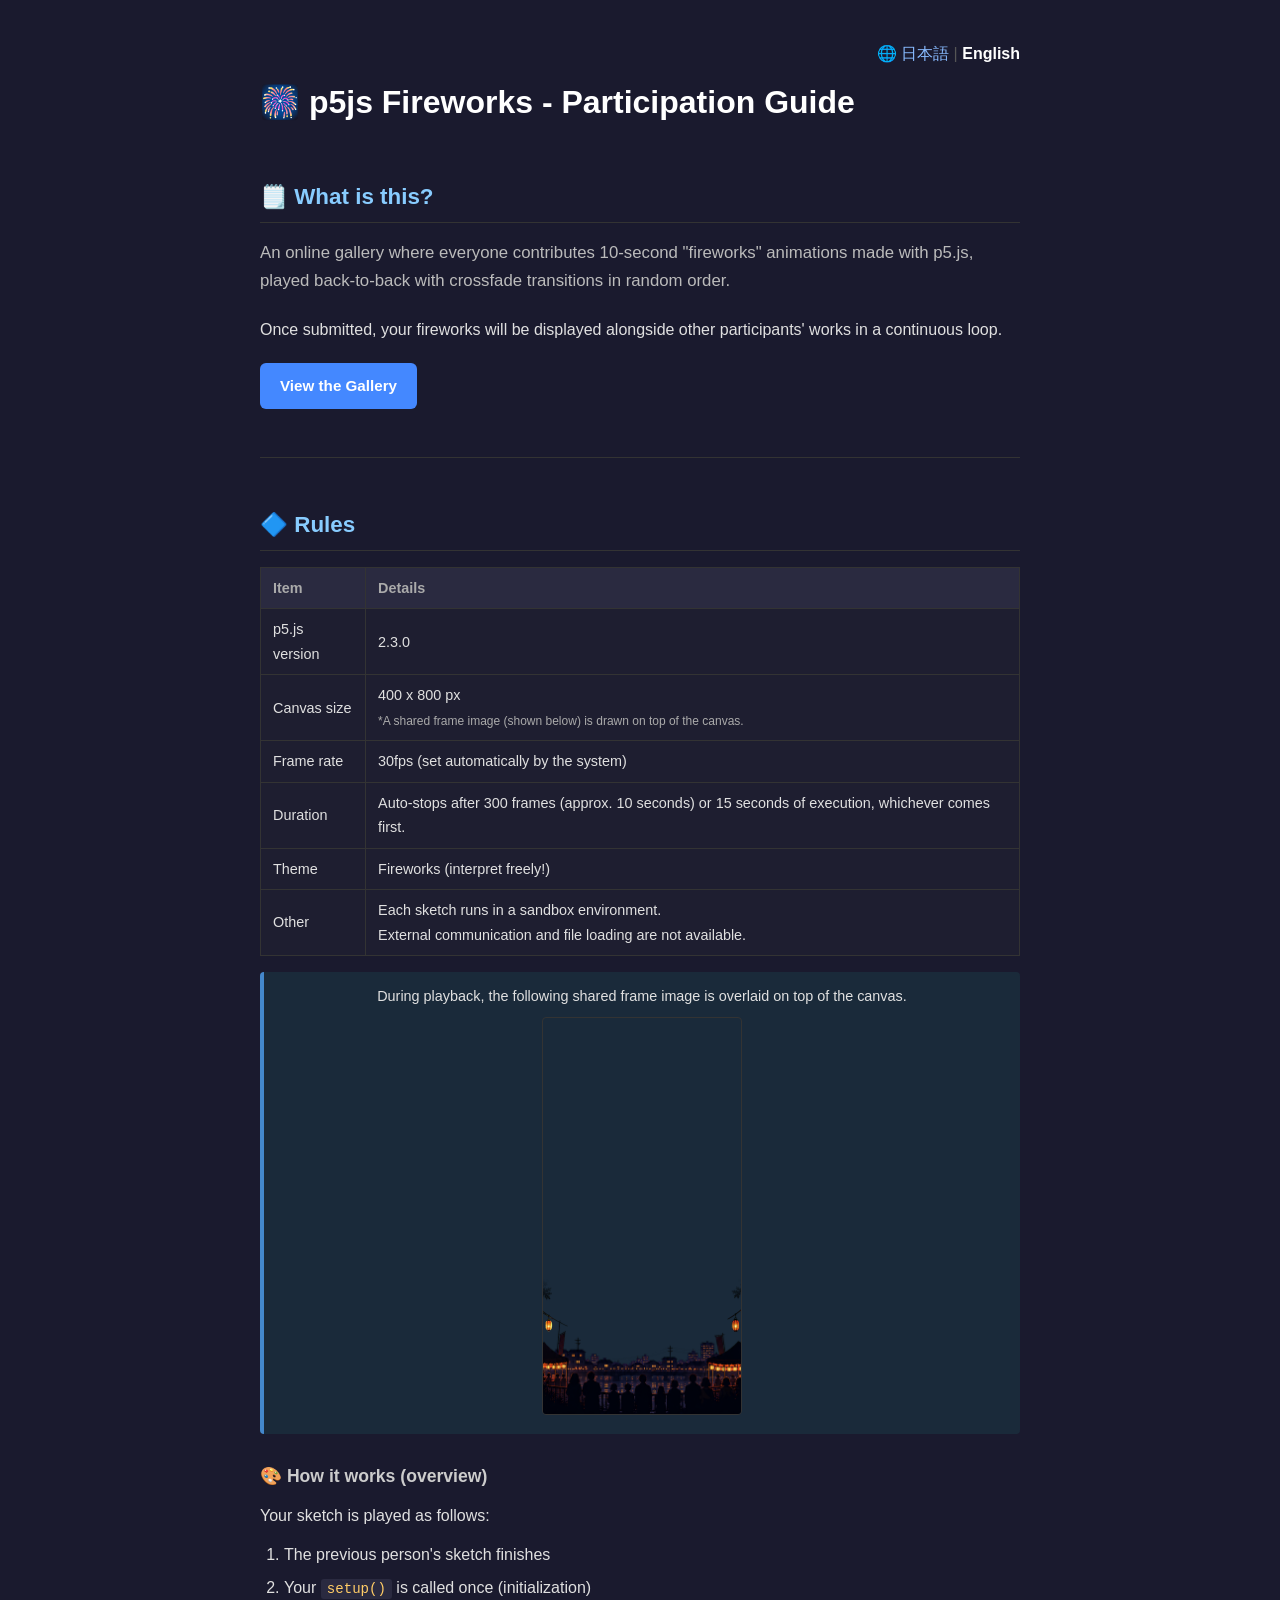
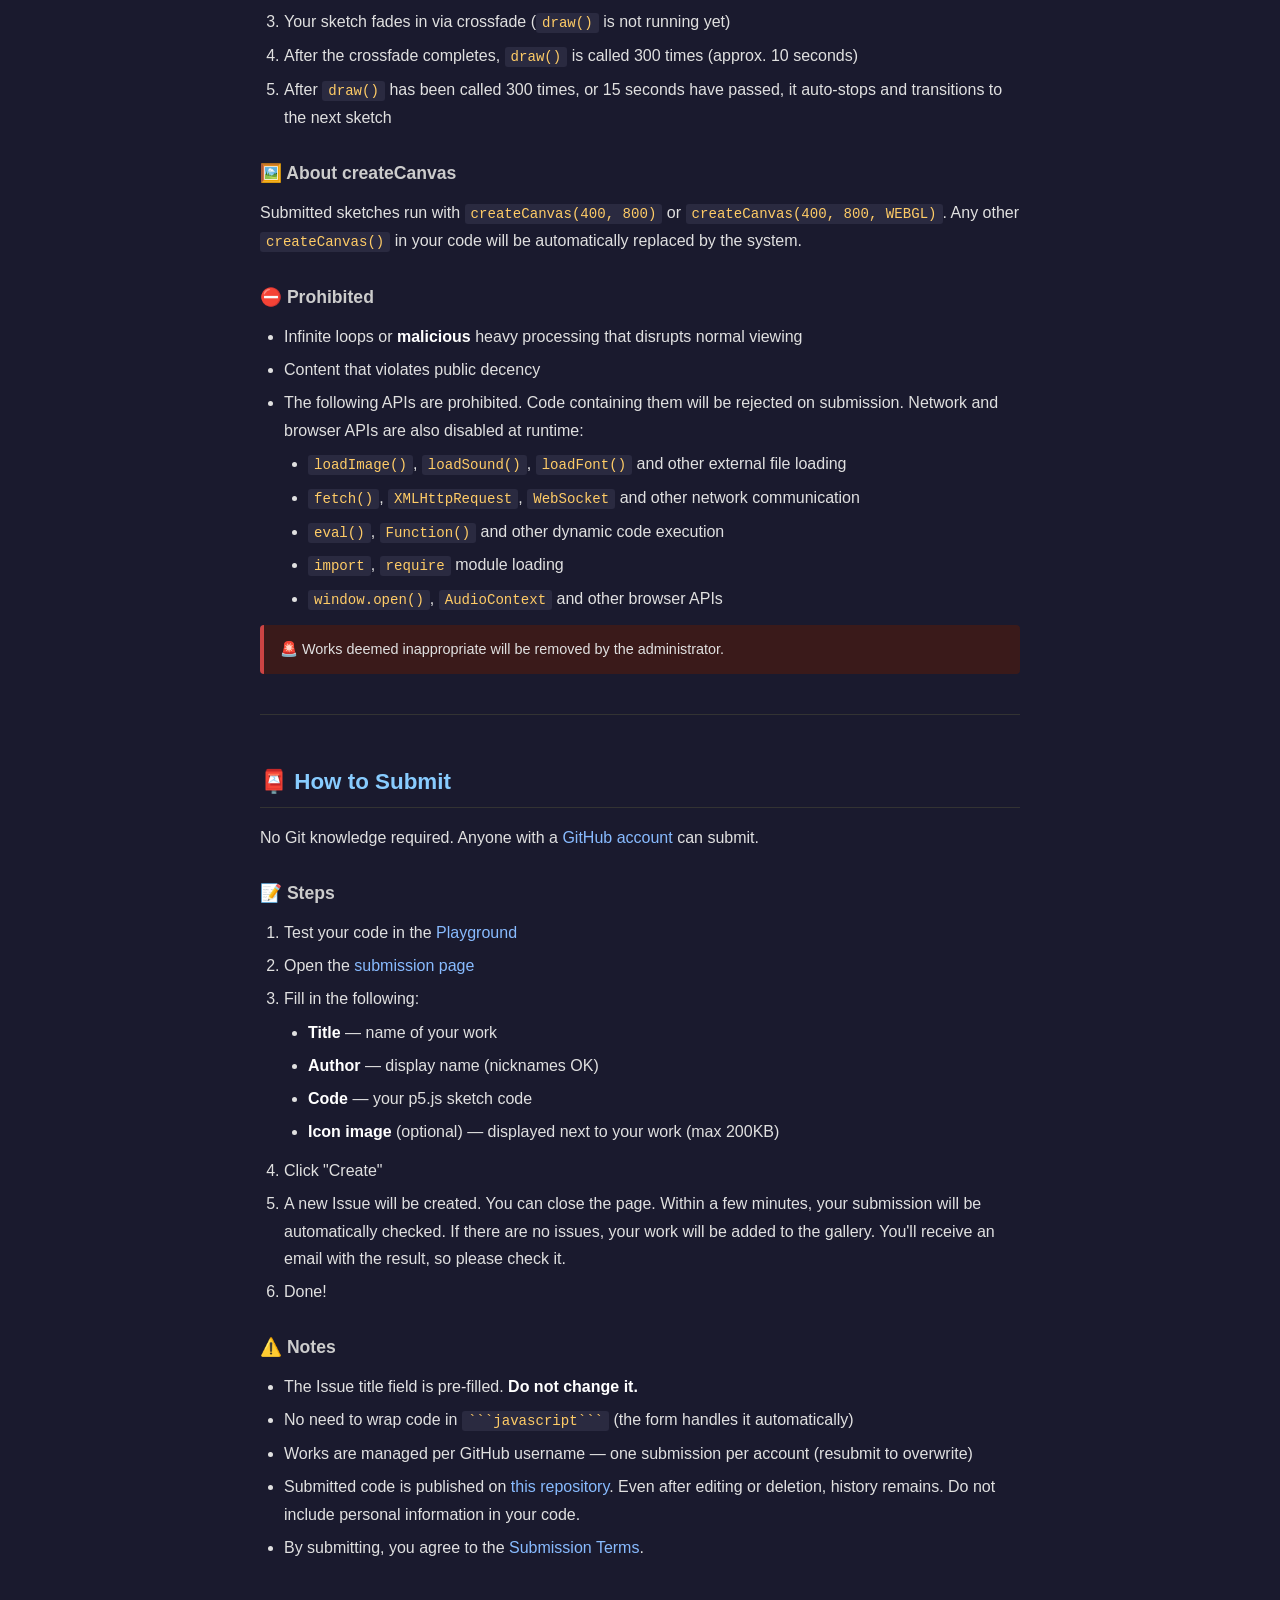
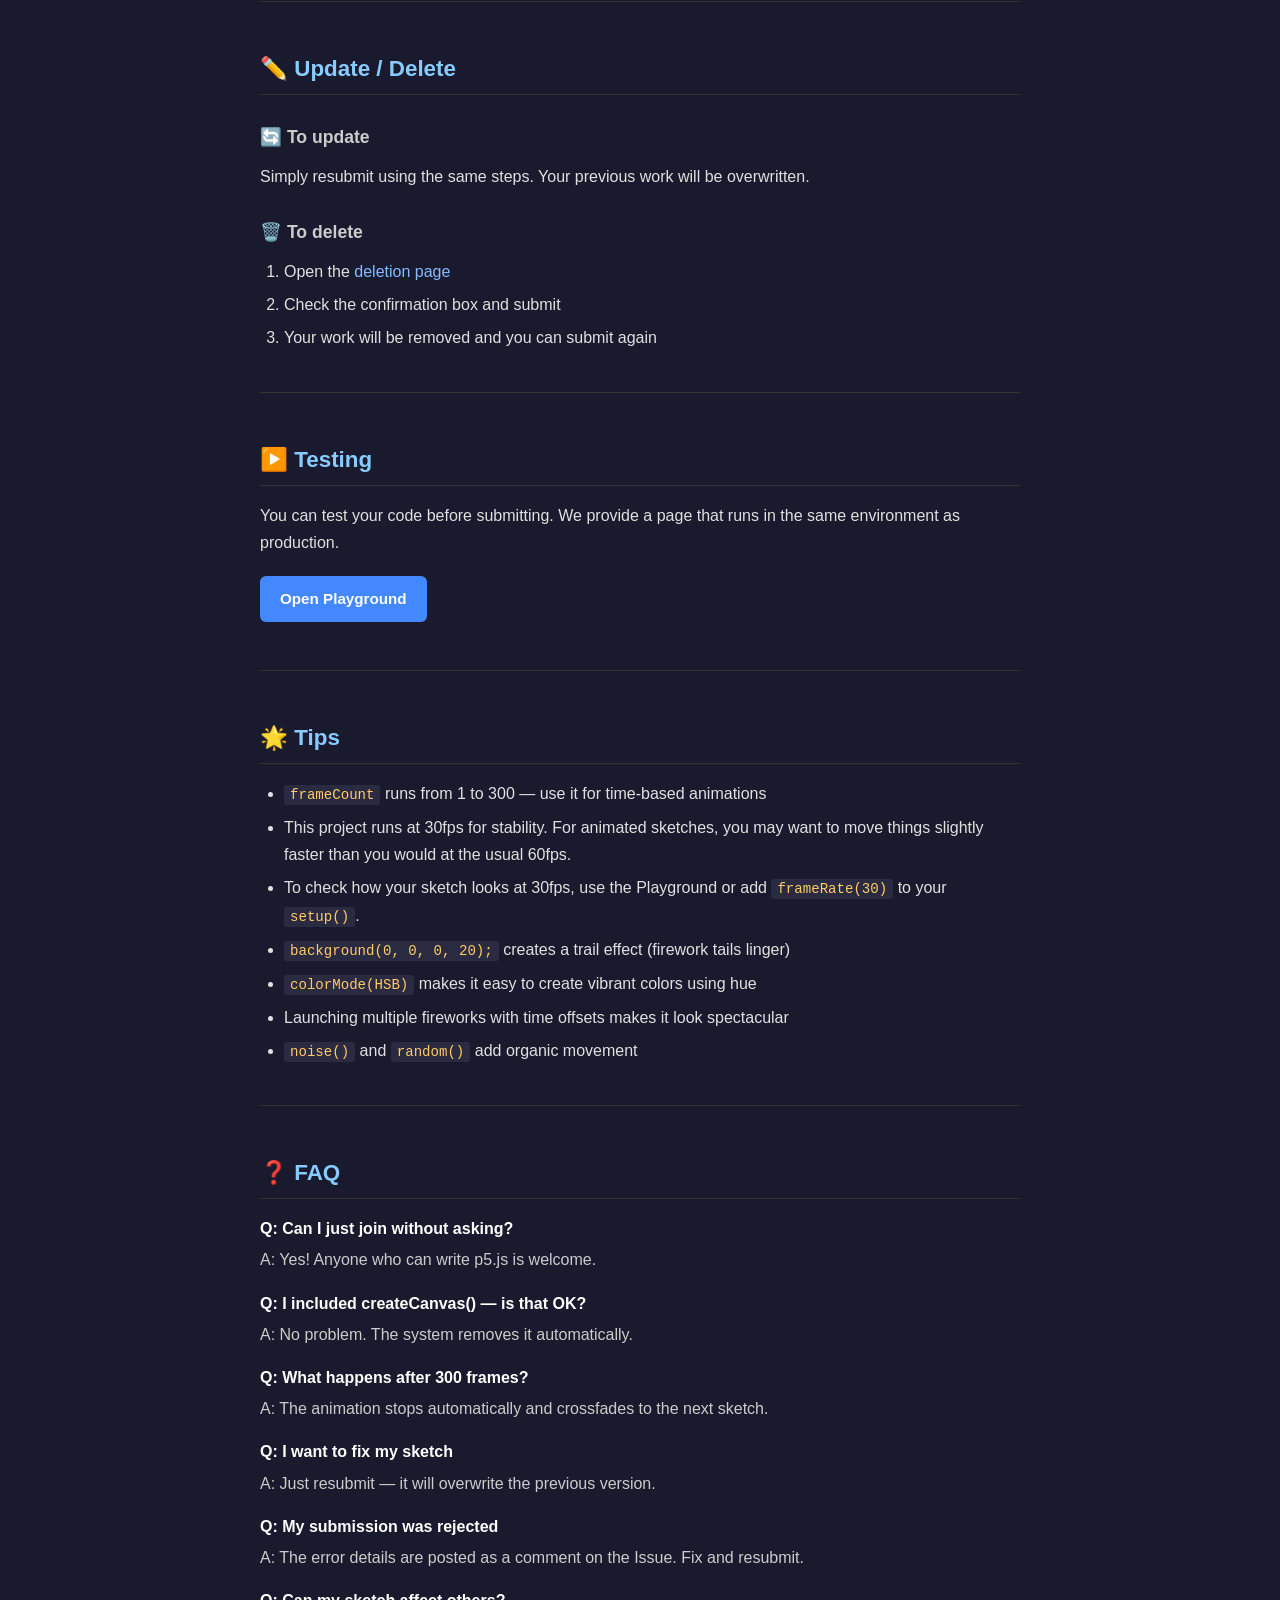
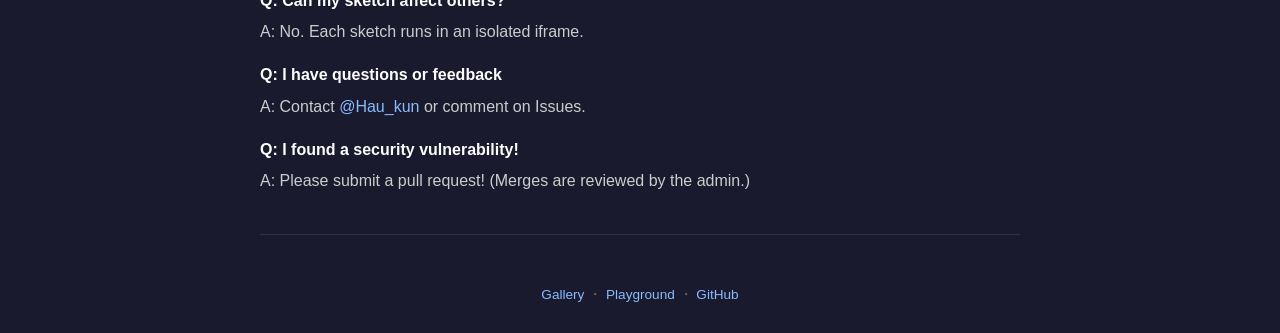
<file: docs/guide-en.html>
<!DOCTYPE html>
<html lang="en">
<head>
  <meta charset="utf-8">
  <meta name="viewport" content="width=device-width, initial-scale=1.0">
  <title>p5js Fireworks - Participation Guide</title>
  <style>
    * { box-sizing: border-box; margin: 0; padding: 0; }
    body {
      font-family: -apple-system, BlinkMacSystemFont, 'Segoe UI', 'Helvetica Neue', sans-serif;
      background: #1a1a2e;
      color: #e0e0e0;
      line-height: 1.7;
      padding: 40px 20px;
    }
    .container {
      max-width: 760px;
      margin: 0 auto;
    }
    h1 {
      font-size: 2rem;
      color: #fff;
      margin-bottom: 8px;
    }
    h2 {
      font-size: 1.4rem;
      color: #88ccff;
      margin-top: 48px;
      margin-bottom: 16px;
      padding-bottom: 6px;
      border-bottom: 1px solid #333;
    }
    h3 {
      font-size: 1.1rem;
      color: #ccc;
      margin-top: 28px;
      margin-bottom: 10px;
    }
    p {
      margin-bottom: 12px;
    }
    a {
      color: #88bbff;
      text-decoration: none;
    }
    a:hover {
      text-decoration: underline;
    }
    .lead {
      font-size: 1.05rem;
      color: #bbb;
      margin-bottom: 20px;
    }
    table {
      width: 100%;
      border-collapse: collapse;
      margin-bottom: 16px;
      font-size: 0.9rem;
    }
    th, td {
      border: 1px solid #333;
      padding: 8px 12px;
      text-align: left;
    }
    th {
      background: #2a2a40;
      color: #aaa;
      font-weight: 600;
    }
    td {
      background: #1e1e30;
    }
    ol, ul {
      margin-left: 24px;
      margin-bottom: 12px;
    }
    li {
      margin-bottom: 6px;
    }
    ul.nested {
      margin-top: 6px;
      list-style: disc;
    }
    code {
      background: #2a2a40;
      padding: 2px 6px;
      border-radius: 3px;
      font-family: 'Fira Code', 'Consolas', monospace;
      font-size: 0.88em;
      color: #ffcc66;
    }
    pre {
      background: #16162a;
      border: 1px solid #333;
      border-radius: 8px;
      padding: 16px;
      overflow-x: auto;
      margin-bottom: 16px;
      font-family: 'Fira Code', 'Consolas', monospace;
      font-size: 0.85rem;
      line-height: 1.5;
      color: #e8e8e8;
    }
    .warning {
      background: #3a1a1a;
      border-left: 4px solid #cc4444;
      padding: 12px 16px;
      border-radius: 4px;
      margin-bottom: 16px;
      font-size: 0.9rem;
    }
    .note {
      background: #1a2a3a;
      border-left: 4px solid #4488cc;
      padding: 12px 16px;
      border-radius: 4px;
      margin-bottom: 16px;
      font-size: 0.9rem;
    }
    .faq-item {
      margin-bottom: 16px;
    }
    .faq-q {
      font-weight: 700;
      color: #fff;
      margin-bottom: 4px;
    }
    .faq-a {
      color: #ccc;
    }
    .btn-link {
      display: inline-block;
      background: #4488ff;
      color: #fff;
      padding: 10px 20px;
      border-radius: 6px;
      font-weight: 600;
      font-size: 0.95rem;
      margin: 8px 8px 8px 0;
      transition: background 0.15s;
    }
    .btn-link:hover {
      background: #5599ff;
      text-decoration: none;
    }
    .btn-link.secondary {
      background: #444;
    }
    .btn-link.secondary:hover {
      background: #555;
    }
    hr {
      border: none;
      border-top: 1px solid #333;
      margin: 40px 0;
    }
    strong {
      color: #fff;
    }
    footer {
      margin-top: 48px;
      text-align: center;
      font-size: 0.85rem;
      color: #666;
    }
  </style>
</head>
<body>
  <div class="container">

    <div style="text-align: right; margin-bottom: 8px;">
      <span style="color: #888;">🌐</span>
      <a href="guide.html">日本語</a>
      <span style="color: #555;">|</span>
      <strong style="color: #fff;">English</strong>
    </div>

    <h1>🎆 p5js Fireworks - Participation Guide</h1>

    <!-- What is this? -->
    <h2>🗒️ What is this?</h2>
    <p class="lead">An online gallery where everyone contributes 10-second "fireworks" animations made with p5.js, played back-to-back with crossfade transitions in random order.</p>
    <p>Once submitted, your fireworks will be displayed alongside other participants' works in a continuous loop.</p>
    <p><a href="https://haukun.github.io/p5js-baton-fireworks/" class="btn-link">View the Gallery</a></p>

    <hr>

    <!-- Rules -->
    <h2>🔷 Rules</h2>
    <table>
      <tr><th>Item</th><th>Details</th></tr>
      <tr><td>p5.js version</td><td>2.3.0</td></tr>
      <tr><td>Canvas size</td><td>400 x 800 px<br><small style="color:#aaa;">*A shared frame image (shown below) is drawn on top of the canvas.</small></td></tr>
      <tr><td>Frame rate</td><td>30fps (set automatically by the system)</td></tr>
      <tr><td>Duration</td><td>Auto-stops after 300 frames (approx. 10 seconds) or 15 seconds of execution, whichever comes first.</td></tr>
      <tr><td>Theme</td><td>Fireworks (interpret freely!)</td></tr>
      <tr><td>Other</td><td>Each sketch runs in a sandbox environment.<br />External communication and file loading are not available.</td></tr>
    </table>

    <div class="note" style="text-align: center;">
      <p style="margin-bottom: 8px;">During playback, the following shared frame image is overlaid on top of the canvas.</p>
      <img src="../assets/frame.png" alt="Frame image" style="width: 50%; max-width: 200px; border: 1px solid #333; border-radius: 4px;">
    </div>

    <h3>🎨 How it works (overview)</h3>
    <p>Your sketch is played as follows:</p>
    <ol>
      <li>The previous person's sketch finishes</li>
      <li>Your <code>setup()</code> is called once (initialization)</li>
      <li>Your sketch fades in via crossfade (<code>draw()</code> is not running yet)</li>
      <li>After the crossfade completes, <code>draw()</code> is called 300 times (approx. 10 seconds)</li>
      <li>After <code>draw()</code> has been called 300 times, or 15 seconds have passed, it auto-stops and transitions to the next sketch</li>
    </ol>

    <h3>🖼️ About createCanvas</h3>
    <p>Submitted sketches run with <code>createCanvas(400, 800)</code> or <code>createCanvas(400, 800, WEBGL)</code>. Any other <code>createCanvas()</code> in your code will be automatically replaced by the system.</p>

    <h3 id="prohibited">⛔ Prohibited</h3>
    <ul>
      <li>Infinite loops or <strong>malicious</strong> heavy processing that disrupts normal viewing</li>
      <li>Content that violates public decency</li>
      <li>The following APIs are prohibited. Code containing them will be rejected on submission. Network and browser APIs are also disabled at runtime:
        <ul class="nested">
          <li><code>loadImage()</code>, <code>loadSound()</code>, <code>loadFont()</code> and other external file loading</li>
          <li><code>fetch()</code>, <code>XMLHttpRequest</code>, <code>WebSocket</code> and other network communication</li>
          <li><code>eval()</code>, <code>Function()</code> and other dynamic code execution</li>
          <li><code>import</code>, <code>require</code> module loading</li>
          <li><code>window.open()</code>, <code>AudioContext</code> and other browser APIs</li>
        </ul>
      </li>
    </ul>
    <div class="warning">🚨 Works deemed inappropriate will be removed by the administrator.</div>

    <hr>

    <!-- How to submit -->
    <h2>📮 How to Submit</h2>
    <p>No Git knowledge required. Anyone with a <a href="https://github.com/signup">GitHub account</a> can submit.</p>

    <h3>📝 Steps</h3>
    <ol>
      <li>Test your code in the <a href="../playground/">Playground</a></li>
      <li>Open the <a href="https://github.com/haukun/p5js-baton-fireworks/issues/new?template=submit-sketch.yml">submission page</a></li>
      <li>Fill in the following:
        <ul class="nested">
          <li><strong>Title</strong> — name of your work</li>
          <li><strong>Author</strong> — display name (nicknames OK)</li>
          <li><strong>Code</strong> — your p5.js sketch code</li>
          <li><strong>Icon image</strong> (optional) — displayed next to your work (max 200KB)</li>
        </ul>
      </li>
      <li>Click "Create"</li>
      <li>A new Issue will be created. You can close the page. Within a few minutes, your submission will be automatically checked. If there are no issues, your work will be added to the gallery. You'll receive an email with the result, so please check it.</li>
      <li>Done!</li>
    </ol>

    <h3>⚠️ Notes</h3>
    <ul>
      <li>The Issue title field is pre-filled. <strong>Do not change it.</strong></li>
      <li>No need to wrap code in <code>```javascript```</code> (the form handles it automatically)</li>
      <li>Works are managed per GitHub username — one submission per account (resubmit to overwrite)</li>
      <li>Submitted code is published on <a href="https://github.com/haukun/p5js-baton-fireworks/tree/main/entries">this repository</a>. Even after editing or deletion, history remains. Do not include personal information in your code.</li>
      <li>By submitting, you agree to the <a href="https://github.com/haukun/p5js-baton-fireworks/blob/main/SUBMISSION_TERMS.md">Submission Terms</a>.</li>
    </ul>

    <hr>

    <!-- Update / Delete -->
    <h2>✏️ Update / Delete</h2>

    <h3>🔄️ To update</h3>
    <p>Simply resubmit using the same steps. Your previous work will be overwritten.</p>

    <h3>🗑️ To delete</h3>
    <ol>
      <li>Open the <a href="https://github.com/haukun/p5js-baton-fireworks/issues/new?template=delete-sketch.yml">deletion page</a></li>
      <li>Check the confirmation box and submit</li>
      <li>Your work will be removed and you can submit again</li>
    </ol>

    <hr>

    <!-- Testing -->
    <h2>▶️ Testing</h2>
    <p>You can test your code before submitting. We provide a page that runs in the same environment as production.</p>
    <p><a href="../playground/" class="btn-link">Open Playground</a></p>

    <hr>

    <!-- Tips -->
    <h2>🌟 Tips</h2>
    <ul>
      <li><code>frameCount</code> runs from 1 to 300 — use it for time-based animations</li>
      <li>This project runs at 30fps for stability. For animated sketches, you may want to move things slightly faster than you would at the usual 60fps.</li>
      <li>To check how your sketch looks at 30fps, use the Playground or add <code>frameRate(30)</code> to your <code>setup()</code>.</li>
      <li><code>background(0, 0, 0, 20);</code> creates a trail effect (firework tails linger)</li>
      <li><code>colorMode(HSB)</code> makes it easy to create vibrant colors using hue</li>
      <li>Launching multiple fireworks with time offsets makes it look spectacular</li>
      <li><code>noise()</code> and <code>random()</code> add organic movement</li>
    </ul>

    <hr>

    <!-- FAQ -->
    <h2>❓ FAQ</h2>

    <div class="faq-item">
      <p class="faq-q">Q: Can I just join without asking?</p>
      <p class="faq-a">A: Yes! Anyone who can write p5.js is welcome.</p>
    </div>

    <div class="faq-item">
      <p class="faq-q">Q: I included createCanvas() — is that OK?</p>
      <p class="faq-a">A: No problem. The system removes it automatically.</p>
    </div>

    <div class="faq-item">
      <p class="faq-q">Q: What happens after 300 frames?</p>
      <p class="faq-a">A: The animation stops automatically and crossfades to the next sketch.</p>
    </div>

    <div class="faq-item">
      <p class="faq-q">Q: I want to fix my sketch</p>
      <p class="faq-a">A: Just resubmit — it will overwrite the previous version.</p>
    </div>

    <div class="faq-item">
      <p class="faq-q">Q: My submission was rejected</p>
      <p class="faq-a">A: The error details are posted as a comment on the Issue. Fix and resubmit.</p>
    </div>

    <div class="faq-item">
      <p class="faq-q">Q: Can my sketch affect others?</p>
      <p class="faq-a">A: No. Each sketch runs in an isolated iframe.</p>
    </div>

    <div class="faq-item">
      <p class="faq-q">Q: I have questions or feedback</p>
      <p class="faq-a">A: Contact <a href="https://x.com/Hau_kun">@Hau_kun</a> or comment on Issues.</p>
    </div>

    <div class="faq-item">
      <p class="faq-q">Q: I found a security vulnerability!</p>
      <p class="faq-a">A: Please submit a pull request! (Merges are reviewed by the admin.)</p>
    </div>

    <hr>

    <footer>
      <a href="https://haukun.github.io/p5js-baton-fireworks/">Gallery</a> ・
      <a href="../playground/">Playground</a> ・
      <a href="https://github.com/haukun/p5js-baton-fireworks">GitHub</a>
    </footer>

  </div>
</body>
</html>
</file>
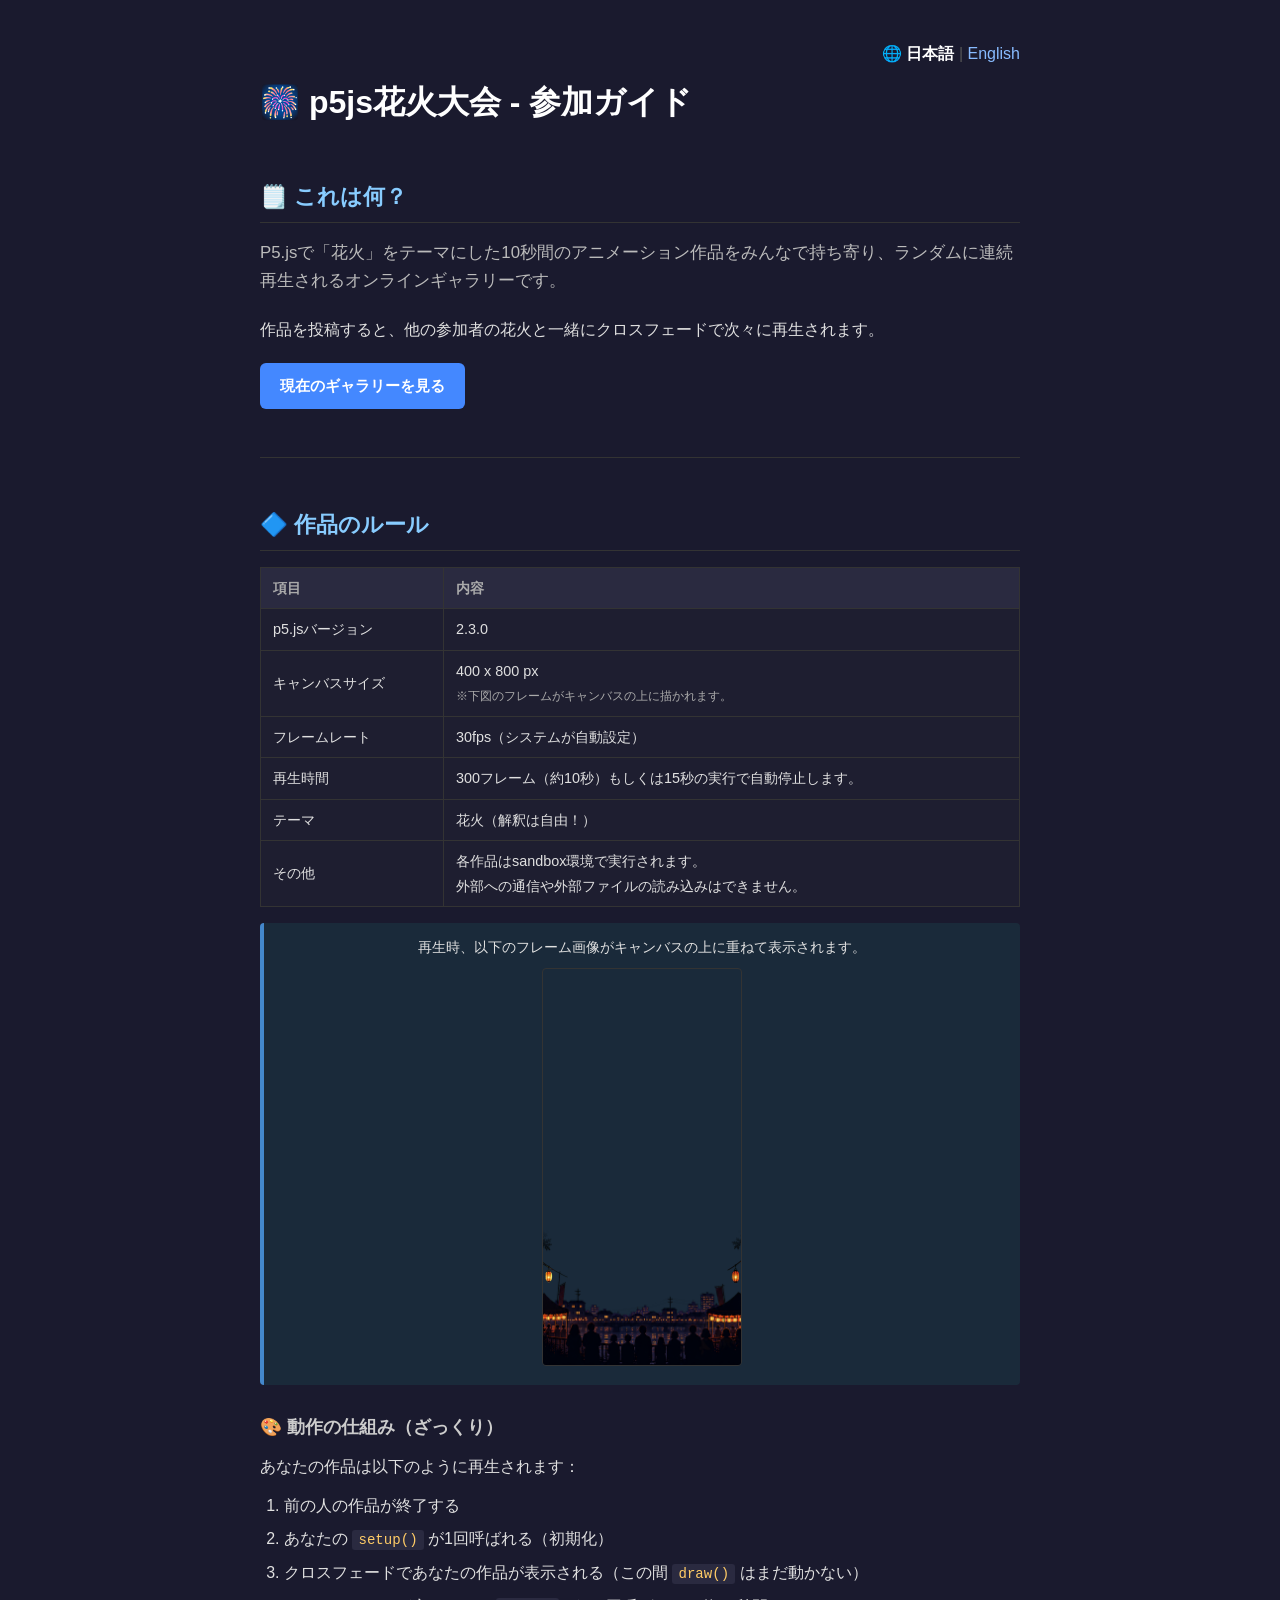
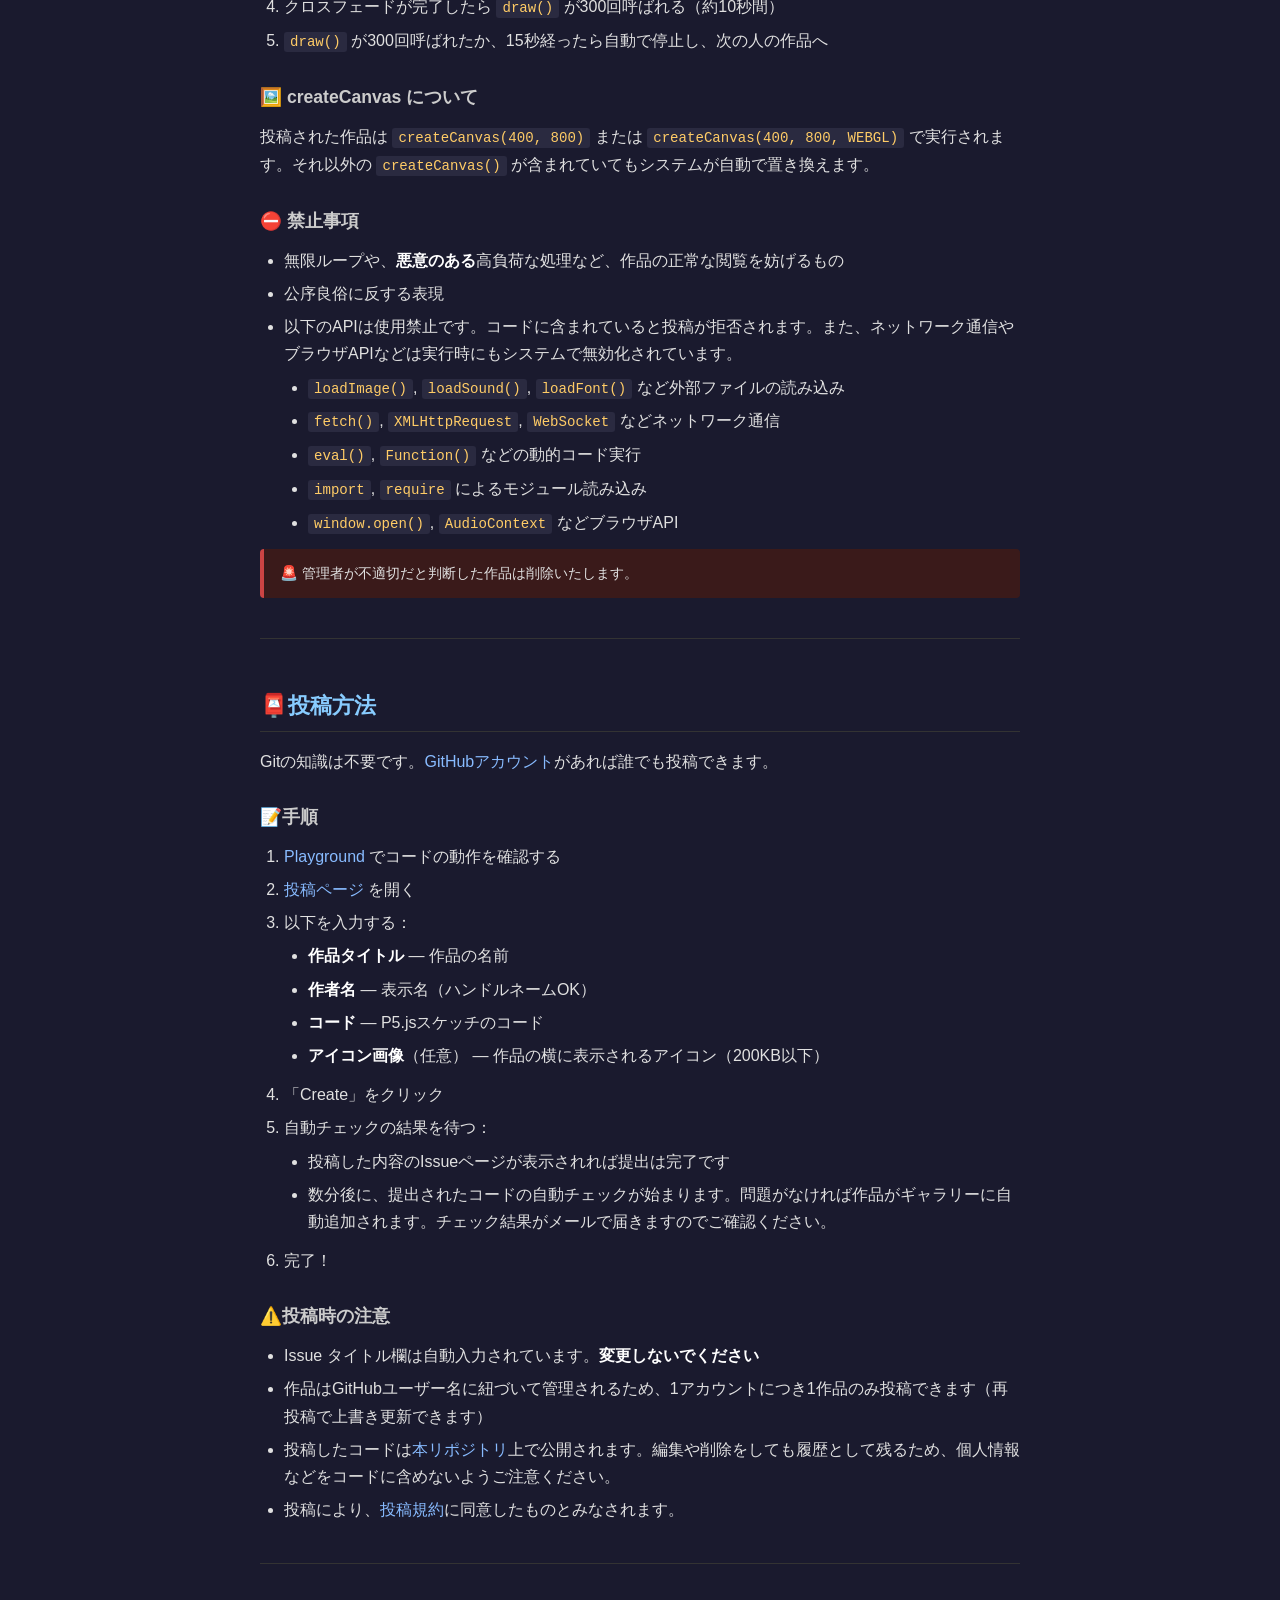
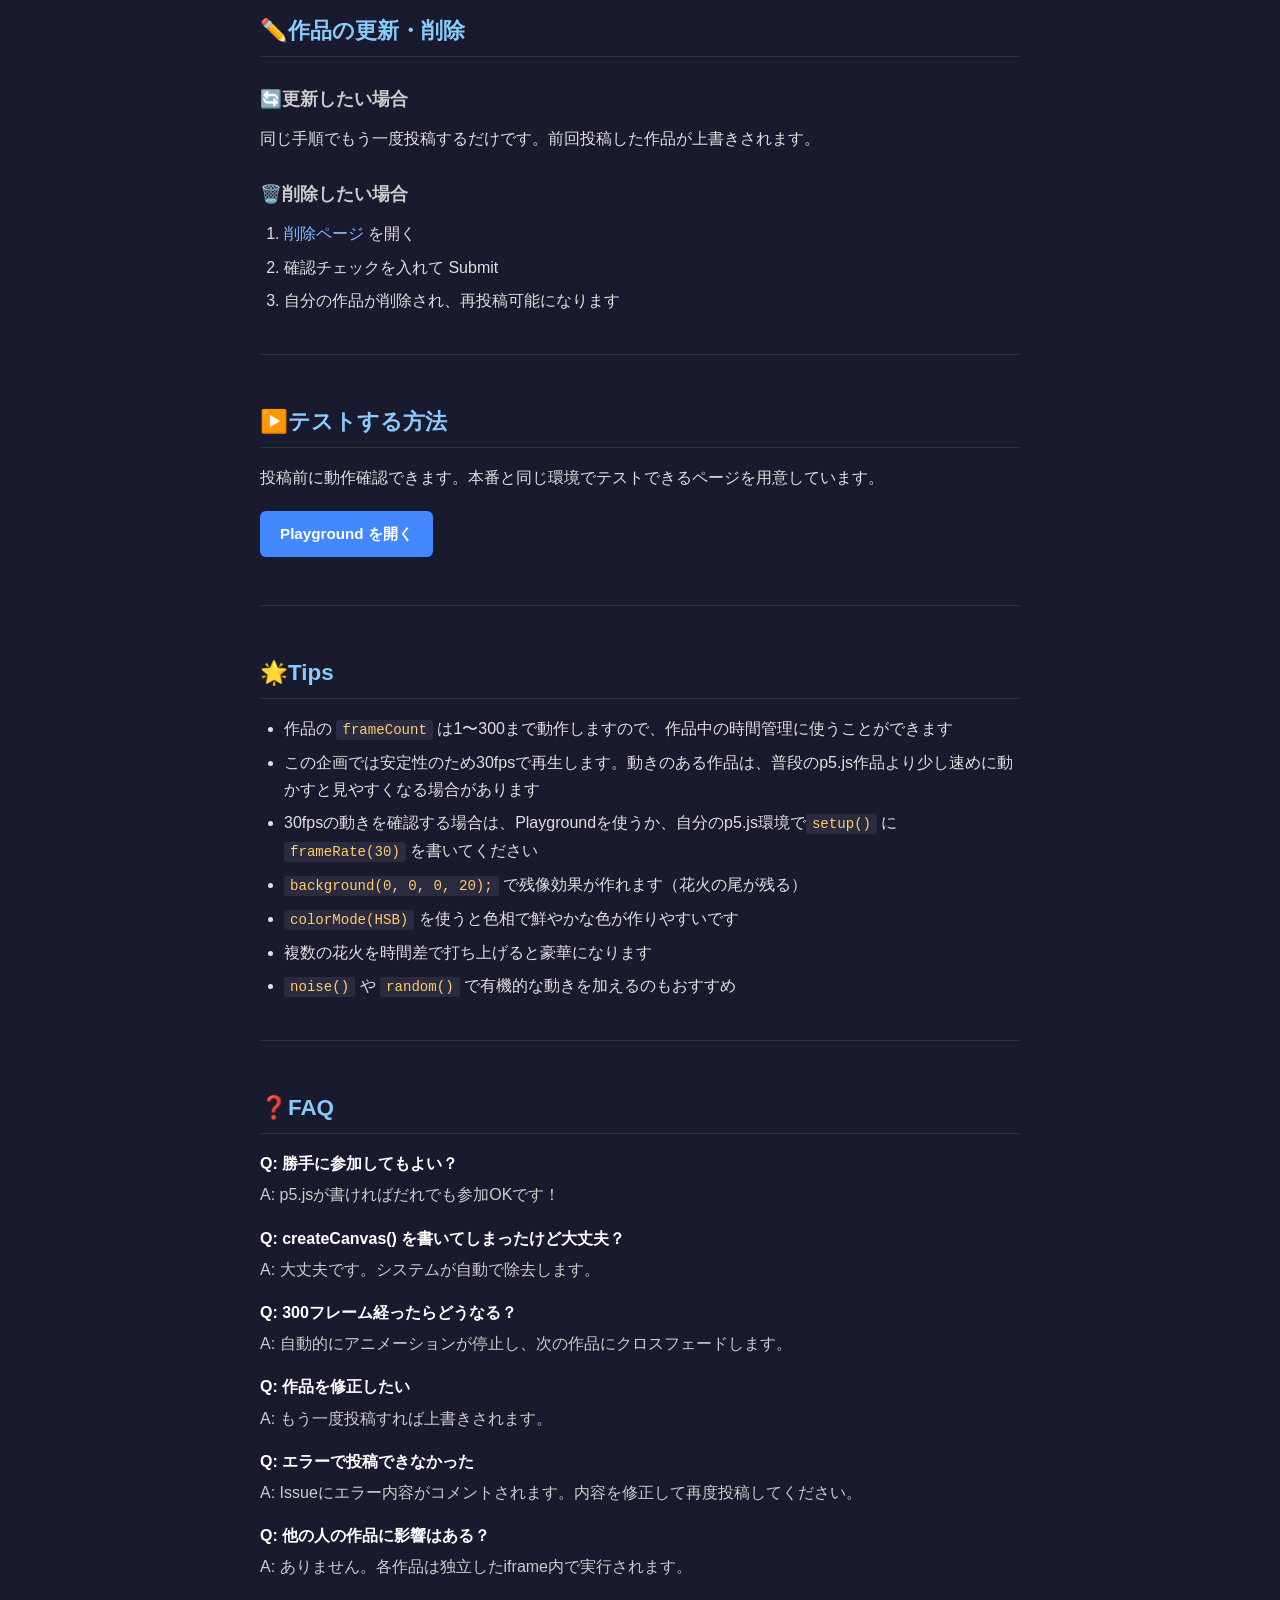
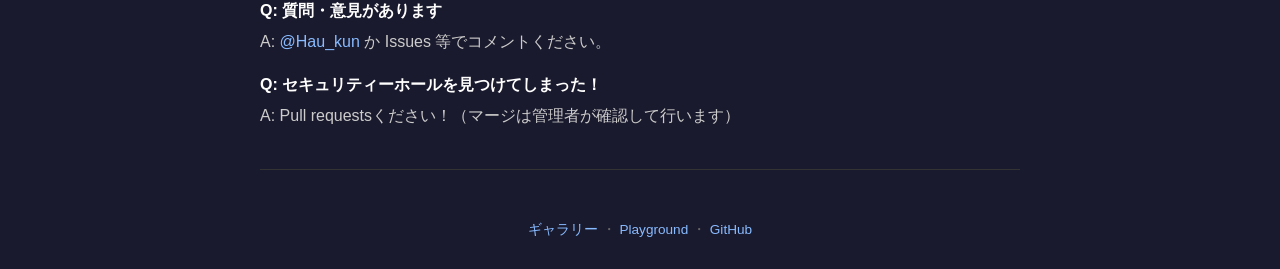
<file: docs/guide.html>
<!DOCTYPE html>
<html lang="ja">
<head>
  <meta charset="utf-8">
  <meta name="viewport" content="width=device-width, initial-scale=1.0">
  <title>p5js花火大会 - 参加ガイド</title>
  <style>
    * { box-sizing: border-box; margin: 0; padding: 0; }
    body {
      font-family: -apple-system, BlinkMacSystemFont, 'Segoe UI', 'Helvetica Neue', sans-serif;
      background: #1a1a2e;
      color: #e0e0e0;
      line-height: 1.7;
      padding: 40px 20px;
    }
    .container {
      max-width: 760px;
      margin: 0 auto;
    }
    h1 {
      font-size: 2rem;
      color: #fff;
      margin-bottom: 8px;
    }
    h2 {
      font-size: 1.4rem;
      color: #88ccff;
      margin-top: 48px;
      margin-bottom: 16px;
      padding-bottom: 6px;
      border-bottom: 1px solid #333;
    }
    h3 {
      font-size: 1.1rem;
      color: #ccc;
      margin-top: 28px;
      margin-bottom: 10px;
    }
    p {
      margin-bottom: 12px;
    }
    a {
      color: #88bbff;
      text-decoration: none;
    }
    a:hover {
      text-decoration: underline;
    }
    .lead {
      font-size: 1.05rem;
      color: #bbb;
      margin-bottom: 20px;
    }
    /* テーブル */
    table {
      width: 100%;
      border-collapse: collapse;
      margin-bottom: 16px;
      font-size: 0.9rem;
    }
    th, td {
      border: 1px solid #333;
      padding: 8px 12px;
      text-align: left;
    }
    th {
      background: #2a2a40;
      color: #aaa;
      font-weight: 600;
    }
    td {
      background: #1e1e30;
    }
    /* リスト */
    ol, ul {
      margin-left: 24px;
      margin-bottom: 12px;
    }
    li {
      margin-bottom: 6px;
    }
    ul.nested {
      margin-top: 6px;
      list-style: disc;
    }
    /* コード */
    code {
      background: #2a2a40;
      padding: 2px 6px;
      border-radius: 3px;
      font-family: 'Fira Code', 'Consolas', monospace;
      font-size: 0.88em;
      color: #ffcc66;
    }
    pre {
      background: #16162a;
      border: 1px solid #333;
      border-radius: 8px;
      padding: 16px;
      overflow-x: auto;
      margin-bottom: 16px;
      font-family: 'Fira Code', 'Consolas', monospace;
      font-size: 0.85rem;
      line-height: 1.5;
      color: #e8e8e8;
    }
    /* 注意書き */
    .warning {
      background: #3a1a1a;
      border-left: 4px solid #cc4444;
      padding: 12px 16px;
      border-radius: 4px;
      margin-bottom: 16px;
      font-size: 0.9rem;
    }
    .note {
      background: #1a2a3a;
      border-left: 4px solid #4488cc;
      padding: 12px 16px;
      border-radius: 4px;
      margin-bottom: 16px;
      font-size: 0.9rem;
    }
    /* FAQ */
    .faq-item {
      margin-bottom: 16px;
    }
    .faq-q {
      font-weight: 700;
      color: #fff;
      margin-bottom: 4px;
    }
    .faq-a {
      color: #ccc;
    }
    /* ボタンリンク */
    .btn-link {
      display: inline-block;
      background: #4488ff;
      color: #fff;
      padding: 10px 20px;
      border-radius: 6px;
      font-weight: 600;
      font-size: 0.95rem;
      margin: 8px 8px 8px 0;
      transition: background 0.15s;
    }
    .btn-link:hover {
      background: #5599ff;
      text-decoration: none;
    }
    .btn-link.secondary {
      background: #444;
    }
    .btn-link.secondary:hover {
      background: #555;
    }
    hr {
      border: none;
      border-top: 1px solid #333;
      margin: 40px 0;
    }
    strong {
      color: #fff;
    }
    footer {
      margin-top: 48px;
      text-align: center;
      font-size: 0.85rem;
      color: #666;
    }
  </style>
</head>
<body>
  <div class="container">

    <div style="text-align: right; margin-bottom: 8px;">
      <span style="color: #888;">🌐</span>
      <strong style="color: #fff;">日本語</strong>
      <span style="color: #555;">|</span>
      <a href="guide-en.html">English</a>
    </div>

    <h1>🎆 p5js花火大会 - 参加ガイド</h1>

    <!-- これは何？ -->
    <h2>🗒️ これは何？</h2>
    <p class="lead">P5.jsで「花火」をテーマにした10秒間のアニメーション作品をみんなで持ち寄り、ランダムに連続再生されるオンラインギャラリーです。</p>
    <p>作品を投稿すると、他の参加者の花火と一緒にクロスフェードで次々に再生されます。</p>
    <p><a href="https://haukun.github.io/p5js-baton-fireworks/" class="btn-link">現在のギャラリーを見る</a></p>

    <hr>

    <!-- 作品のルール -->
    <h2>🔷 作品のルール</h2>
    <table>
      <tr><th>項目</th><th>内容</th></tr>
      <tr><td>p5.jsバージョン</td><td>2.3.0</td></tr>
      <tr><td>キャンバスサイズ</td><td>400 x 800 px<br><small style="color:#aaa;">※下図のフレームがキャンバスの上に描かれます。</small></td></tr>
      <tr><td>フレームレート</td><td>30fps（システムが自動設定）</td></tr>
      <tr><td>再生時間</td><td>300フレーム（約10秒）もしくは15秒の実行で自動停止します。</td></tr>
      <tr><td>テーマ</td><td>花火（解釈は自由！）</td></tr>
      <tr><td>その他</td><td>各作品はsandbox環境で実行されます。<br />外部への通信や外部ファイルの読み込みはできません。</td></tr>
    </table>

    <div class="note" style="text-align: center;">
      <p style="margin-bottom: 8px;">再生時、以下のフレーム画像がキャンバスの上に重ねて表示されます。</p>
      <img src="../assets/frame.png" alt="フレーム画像" style="width: 50%; max-width: 200px; border: 1px solid #333; border-radius: 4px;">
    </div>

    <h3>🎨 動作の仕組み（ざっくり）</h3>
    <p>あなたの作品は以下のように再生されます：</p>
    <ol>
      <li>前の人の作品が終了する</li>
      <li>あなたの <code>setup()</code> が1回呼ばれる（初期化）</li>
      <li>クロスフェードであなたの作品が表示される（この間 <code>draw()</code> はまだ動かない）</li>
      <li>クロスフェードが完了したら <code>draw()</code> が300回呼ばれる（約10秒間）</li>
      <li><code>draw()</code> が300回呼ばれたか、15秒経ったら自動で停止し、次の人の作品へ</li>
    </ol>

    <h3>🖼️ createCanvas について</h3>
    <p>投稿された作品は <code>createCanvas(400, 800)</code> または <code>createCanvas(400, 800, WEBGL)</code> で実行されます。それ以外の <code>createCanvas()</code> が含まれていてもシステムが自動で置き換えます。</p>

    <h3 id="prohibited">⛔ 禁止事項</h3>
    <ul>
      <li>無限ループや、<strong>悪意のある</strong>高負荷な処理など、作品の正常な閲覧を妨げるもの</li>
      <li>公序良俗に反する表現</li>
      <li>以下のAPIは使用禁止です。コードに含まれていると投稿が拒否されます。また、ネットワーク通信やブラウザAPIなどは実行時にもシステムで無効化されています。
        <ul class="nested">
          <li><code>loadImage()</code>, <code>loadSound()</code>, <code>loadFont()</code> など外部ファイルの読み込み</li>
          <li><code>fetch()</code>, <code>XMLHttpRequest</code>, <code>WebSocket</code> などネットワーク通信</li>
          <li><code>eval()</code>, <code>Function()</code> などの動的コード実行</li>
          <li><code>import</code>, <code>require</code> によるモジュール読み込み</li>
          <li><code>window.open()</code>, <code>AudioContext</code> などブラウザAPI</li>
        </ul>
      </li>
    </ul>
    <div class="warning">🚨 管理者が不適切だと判断した作品は削除いたします。</div>

    <hr>

    <!-- 投稿方法 -->
    <h2>📮投稿方法</h2>
    <p>Gitの知識は不要です。<a href="https://github.com/signup">GitHubアカウント</a>があれば誰でも投稿できます。</p>

    <h3>📝手順</h3>
    <ol>
      <li><a href="../playground/">Playground</a> でコードの動作を確認する</li>
      <li><a href="https://github.com/haukun/p5js-baton-fireworks/issues/new?template=submit-sketch.yml">投稿ページ</a> を開く</li>
      <li>以下を入力する：
        <ul class="nested">
          <li><strong>作品タイトル</strong> — 作品の名前</li>
          <li><strong>作者名</strong> — 表示名（ハンドルネームOK）</li>
          <li><strong>コード</strong> — P5.jsスケッチのコード</li>
          <li><strong>アイコン画像</strong>（任意） — 作品の横に表示されるアイコン（200KB以下）</li>
        </ul>
      </li>
      <li>「Create」をクリック</li>
      <li>自動チェックの結果を待つ：
        <ul class="nested">
          <li>投稿した内容のIssueページが表示されれば提出は完了です</li>
          <li>数分後に、提出されたコードの自動チェックが始まります。問題がなければ作品がギャラリーに自動追加されます。チェック結果がメールで届きますのでご確認ください。</li>
        </ul>
      </li>
      <li>完了！</li>
    </ol>

    <h3>⚠️投稿時の注意</h3>
    <ul>
      <li>Issue タイトル欄は自動入力されています。<strong>変更しないでください</strong></li>
      <li>作品はGitHubユーザー名に紐づいて管理されるため、1アカウントにつき1作品のみ投稿できます（再投稿で上書き更新できます）</li>
      <li>投稿したコードは<a href="https://github.com/haukun/p5js-baton-fireworks/tree/main/entries">本リポジトリ</a>上で公開されます。編集や削除をしても履歴として残るため、個人情報などをコードに含めないようご注意ください。</li>
      <li>投稿により、<a href="https://github.com/haukun/p5js-baton-fireworks/blob/main/SUBMISSION_TERMS.md">投稿規約</a>に同意したものとみなされます。</li>
    </ul>

    <hr>

    <!-- 更新・削除 -->
    <h2>✏️作品の更新・削除</h2>

    <h3>🔄️更新したい場合</h3>
    <p>同じ手順でもう一度投稿するだけです。前回投稿した作品が上書きされます。</p>

    <h3>🗑️削除したい場合</h3>
    <ol>
      <li><a href="https://github.com/haukun/p5js-baton-fireworks/issues/new?template=delete-sketch.yml">削除ページ</a> を開く</li>
      <li>確認チェックを入れて Submit</li>
      <li>自分の作品が削除され、再投稿可能になります</li>
    </ol>

    <hr>

    <!-- テスト方法 -->
    <h2>▶️テストする方法</h2>
    <p>投稿前に動作確認できます。本番と同じ環境でテストできるページを用意しています。</p>
    <p><a href="../playground/" class="btn-link">Playground を開く</a></p>

    <hr>

    <!-- Tips -->
    <h2>🌟Tips</h2>
    <ul>
      <li>作品の <code>frameCount</code> は1〜300まで動作しますので、作品中の時間管理に使うことができます</li>
      <li>この企画では安定性のため30fpsで再生します。動きのある作品は、普段のp5.js作品より少し速めに動かすと見やすくなる場合があります</li>
      <li>30fpsの動きを確認する場合は、Playgroundを使うか、自分のp5.js環境で<code>setup()</code> に <code>frameRate(30)</code> を書いてください</li>
      <li><code>background(0, 0, 0, 20);</code> で残像効果が作れます（花火の尾が残る）</li>
      <li><code>colorMode(HSB)</code> を使うと色相で鮮やかな色が作りやすいです</li>
      <li>複数の花火を時間差で打ち上げると豪華になります</li>
      <li><code>noise()</code> や <code>random()</code> で有機的な動きを加えるのもおすすめ</li>
    </ul>

    <hr>

    <!-- FAQ -->
    <h2>❓FAQ</h2>

    <div class="faq-item">
      <p class="faq-q">Q: 勝手に参加してもよい？</p>
      <p class="faq-a">A: p5.jsが書ければだれでも参加OKです！</p>
    </div>

    <div class="faq-item">
      <p class="faq-q">Q: createCanvas() を書いてしまったけど大丈夫？</p>
      <p class="faq-a">A: 大丈夫です。システムが自動で除去します。</p>
    </div>

    <div class="faq-item">
      <p class="faq-q">Q: 300フレーム経ったらどうなる？</p>
      <p class="faq-a">A: 自動的にアニメーションが停止し、次の作品にクロスフェードします。</p>
    </div>

    <div class="faq-item">
      <p class="faq-q">Q: 作品を修正したい</p>
      <p class="faq-a">A: もう一度投稿すれば上書きされます。</p>
    </div>

    <div class="faq-item">
      <p class="faq-q">Q: エラーで投稿できなかった</p>
      <p class="faq-a">A: Issueにエラー内容がコメントされます。内容を修正して再度投稿してください。</p>
    </div>

    <div class="faq-item">
      <p class="faq-q">Q: 他の人の作品に影響はある？</p>
      <p class="faq-a">A: ありません。各作品は独立したiframe内で実行されます。</p>
    </div>

    <div class="faq-item">
      <p class="faq-q">Q: 質問・意見があります</p>
      <p class="faq-a">A: <a href="https://x.com/Hau_kun">@Hau_kun</a> か Issues 等でコメントください。</p>
    </div>

    <div class="faq-item">
      <p class="faq-q">Q: セキュリティーホールを見つけてしまった！</p>
      <p class="faq-a">A: Pull requestsください！（マージは管理者が確認して行います）</p>
    </div>

    <hr>

    <footer>
      <a href="https://haukun.github.io/p5js-baton-fireworks/">ギャラリー</a> ・
      <a href="../playground/">Playground</a> ・
      <a href="https://github.com/haukun/p5js-baton-fireworks">GitHub</a>
    </footer>

  </div>
</body>
</html>
</file>
